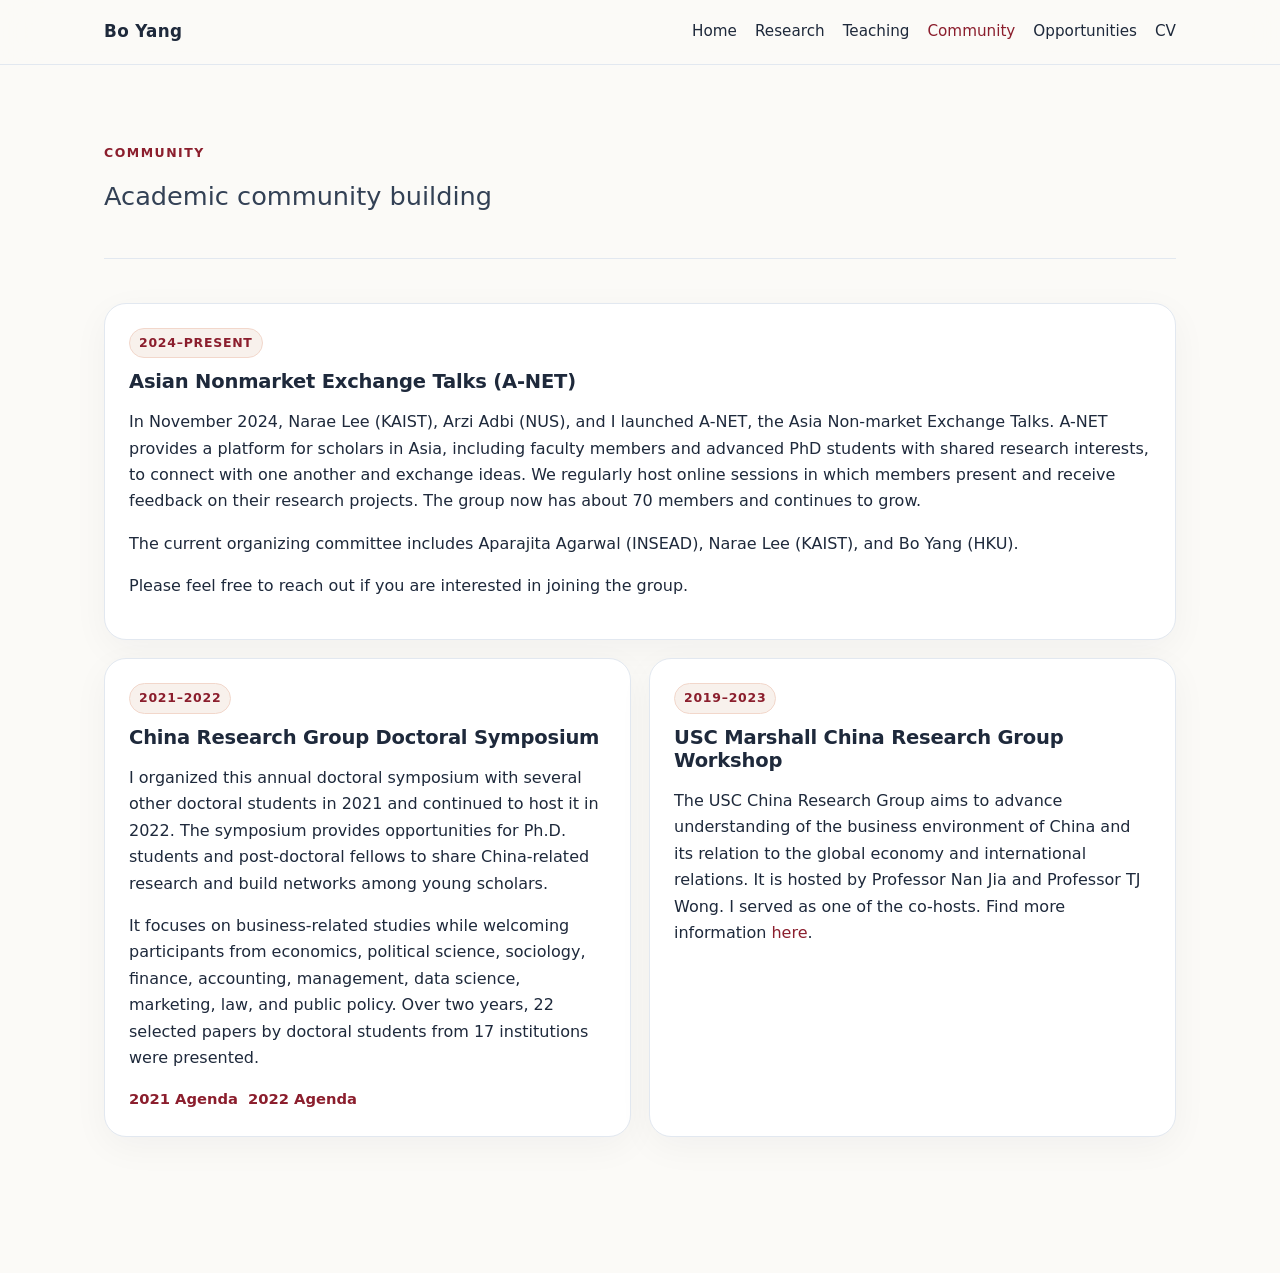
<file: community.html>
<!doctype html><html lang="en"><head><meta charset="utf-8"><meta name="viewport" content="width=device-width, initial-scale=1"><title>Community | Bo Yang</title><link rel="stylesheet" href="assets/styles.css"></head><body>
<header class="site-header"><div class="nav-wrap"><a class="brand" href="index.html">Bo Yang</a><nav class="nav-links"><a href="index.html">Home</a><a href="research.html">Research</a><a href="teaching.html">Teaching</a><a class="active" href="community.html">Community</a><a href="opportunities.html">Opportunities</a><a href="cv.html">CV</a></nav></div></header>
<main><section class="page-title"><div class="eyebrow">Community</div><p class="lede lede-lg">Academic community building</p></section>
<section class="section"><article class="card"><span class="label">2024–present</span><h3>Asian Nonmarket Exchange Talks (A-NET)</h3><p>In November 2024, Narae Lee (KAIST), Arzi Adbi (NUS), and I launched A-NET, the Asia Non-market Exchange Talks. A-NET provides a platform for scholars in Asia, including faculty members and advanced PhD students with shared research interests, to connect with one another and exchange ideas. We regularly host online sessions in which members present and receive feedback on their research projects. The group now has about 70 members and continues to grow.</p><p>The current organizing committee includes Aparajita Agarwal (INSEAD), Narae Lee (KAIST), and Bo Yang (HKU).</p><p>Please feel free to reach out if you are interested in joining the group.</p></article><div class="grid two" style="margin-top:18px;"><article class="card"><span class="label">2021–2022</span><h3>China Research Group Doctoral Symposium</h3><p>I organized this annual doctoral symposium with several other doctoral students in 2021 and continued to host it in 2022. The symposium provides opportunities for Ph.D. students and post-doctoral fellows to share China-related research and build networks among young scholars.</p><p>It focuses on business-related studies while welcoming participants from economics, political science, sociology, finance, accounting, management, data science, marketing, law, and public policy. Over two years, 22 selected papers by doctoral students from 17 institutions were presented.</p><div class="paper-links"><a href="assets/Agenda 2021.pdf" target="_blank" rel="noopener noreferrer">2021 Agenda</a><a href="assets/Agenda 2022.pdf" target="_blank" rel="noopener noreferrer">2022 Agenda</a></div></article><article class="card"><span class="label">2019–2023</span><h3>USC Marshall China Research Group Workshop</h3><p>The USC China Research Group aims to advance understanding of the business environment of China and its relation to the global economy and international relations. It is hosted by Professor Nan Jia and Professor TJ Wong. I served as one of the co-hosts. Find more information <a href="https://sites.google.com/view/usc-crg/home" target="_blank" rel="noopener noreferrer">here</a>.</p></article></div></section>
</main></body></html>
</file>
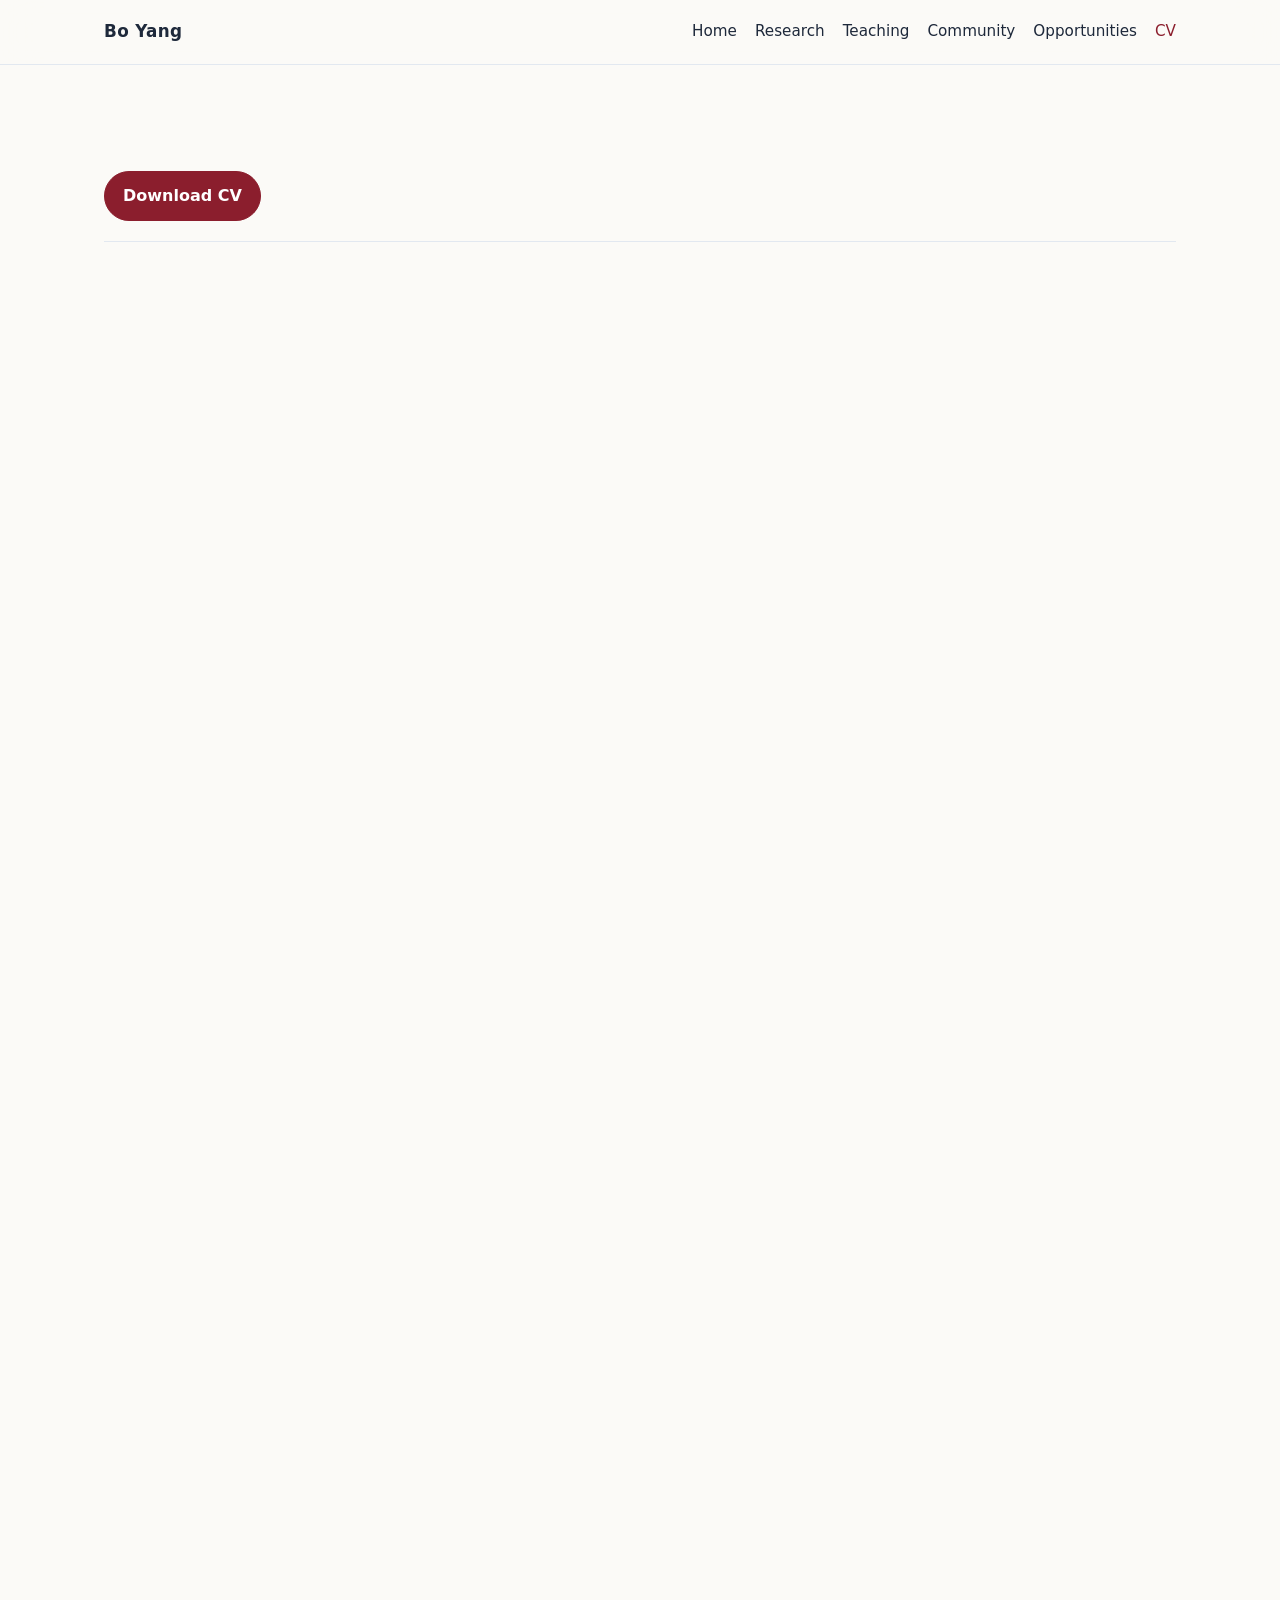
<file: cv.html>
<!doctype html>
<html lang="en">
<head>
  <meta charset="utf-8">
  <meta name="viewport" content="width=device-width, initial-scale=1">
  <title>CV | Bo Yang</title>
  <link rel="stylesheet" href="assets/styles.css">
</head>
<body>
  <header class="site-header">
    <div class="nav-wrap">
      <a class="brand" href="index.html">Bo Yang</a>
      <nav class="nav-links" aria-label="Main navigation">
        <a href="index.html">Home</a>
        <a href="research.html">Research</a>
        
        <a href="teaching.html">Teaching</a>
        <a href="community.html">Community</a>
        <a href="opportunities.html">Opportunities</a>
        <a class="active" href="cv.html">CV</a>
      </nav>
    </div>
  </header>

  <main>
    <section class="page-title">
      <div class="btn-row">
        <a class="btn primary" href="assets/Bo_Yang_CV.pdf" download>Download CV</a>
      </div>
    </section>

    <section style="padding: 2rem 0;">
      <iframe src="assets/Bo_Yang_CV.pdf" style="width:100%; height:1200px; border:none;"></iframe>
    </section>
  </main>
</body>
</html>
</file>
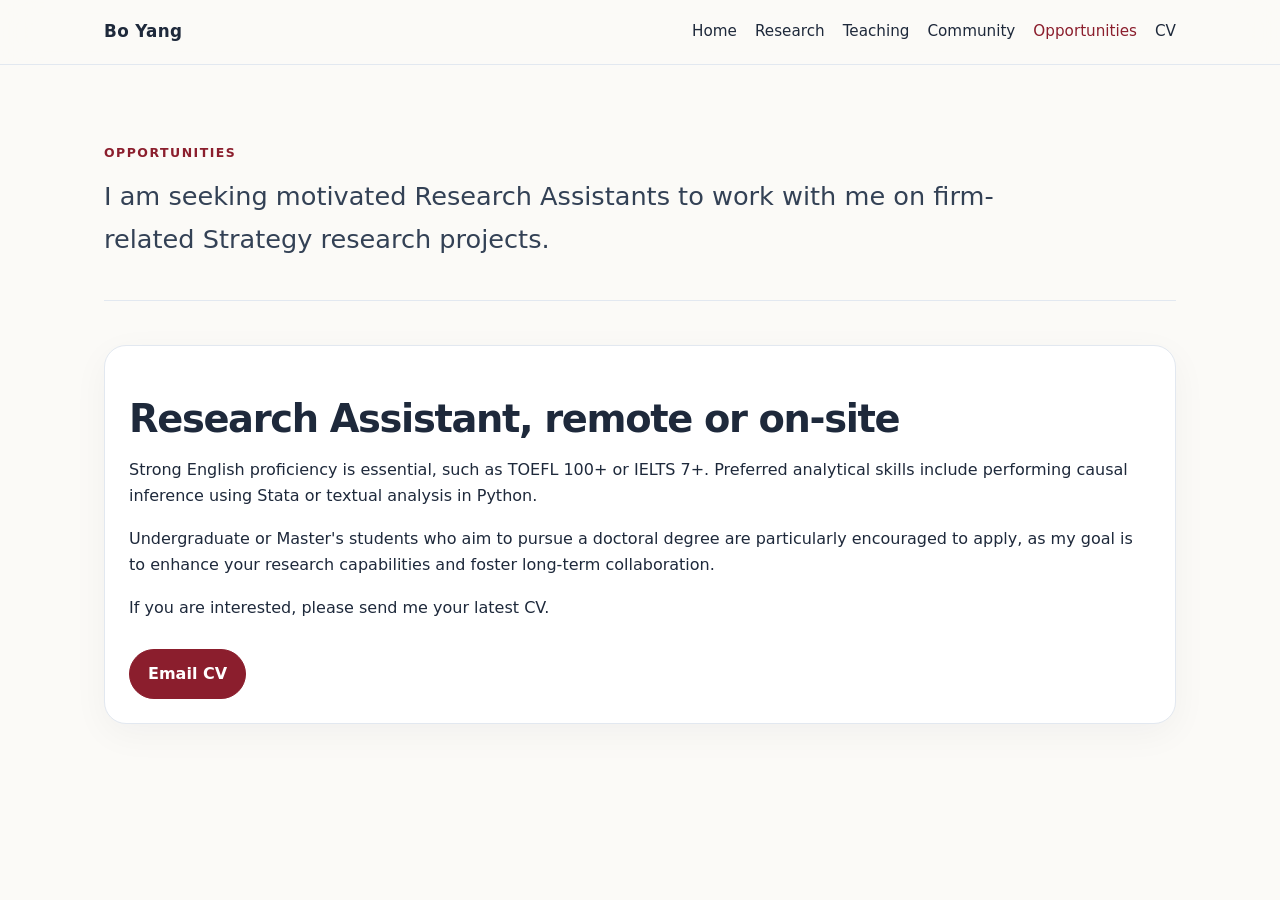
<file: opportunities.html>
<!doctype html><html lang="en"><head><meta charset="utf-8"><meta name="viewport" content="width=device-width, initial-scale=1"><title>Opportunities | Bo Yang</title><link rel="stylesheet" href="assets/styles.css"></head><body>
<header class="site-header"><div class="nav-wrap"><a class="brand" href="index.html">Bo Yang</a><nav class="nav-links"><a href="index.html">Home</a><a href="research.html">Research</a><a href="teaching.html">Teaching</a><a href="community.html">Community</a><a class="active" href="opportunities.html">Opportunities</a><a href="cv.html">CV</a></nav></div></header>
<main><section class="page-title"><div class="eyebrow">Opportunities</div><p class="lede lede-lg">I am seeking motivated Research Assistants to work with me on firm-related Strategy research projects.</p></section>
<section class="section"><article class="card"><h2>Research Assistant, remote or on-site</h2><p>Strong English proficiency is essential, such as TOEFL 100+ or IELTS 7+. Preferred analytical skills include performing causal inference using Stata or textual analysis in Python.</p><p>Undergraduate or Master's students who aim to pursue a doctoral degree are particularly encouraged to apply, as my goal is to enhance your research capabilities and foster long-term collaboration.</p><p>If you are interested, please send me your latest CV.</p><div class="btn-row"><a class="btn primary" href="mailto:hiyangbo@hku.hk?subject=Research%20Assistant%20Opportunity">Email CV</a></div></article></section>
</main></body></html>
</file>
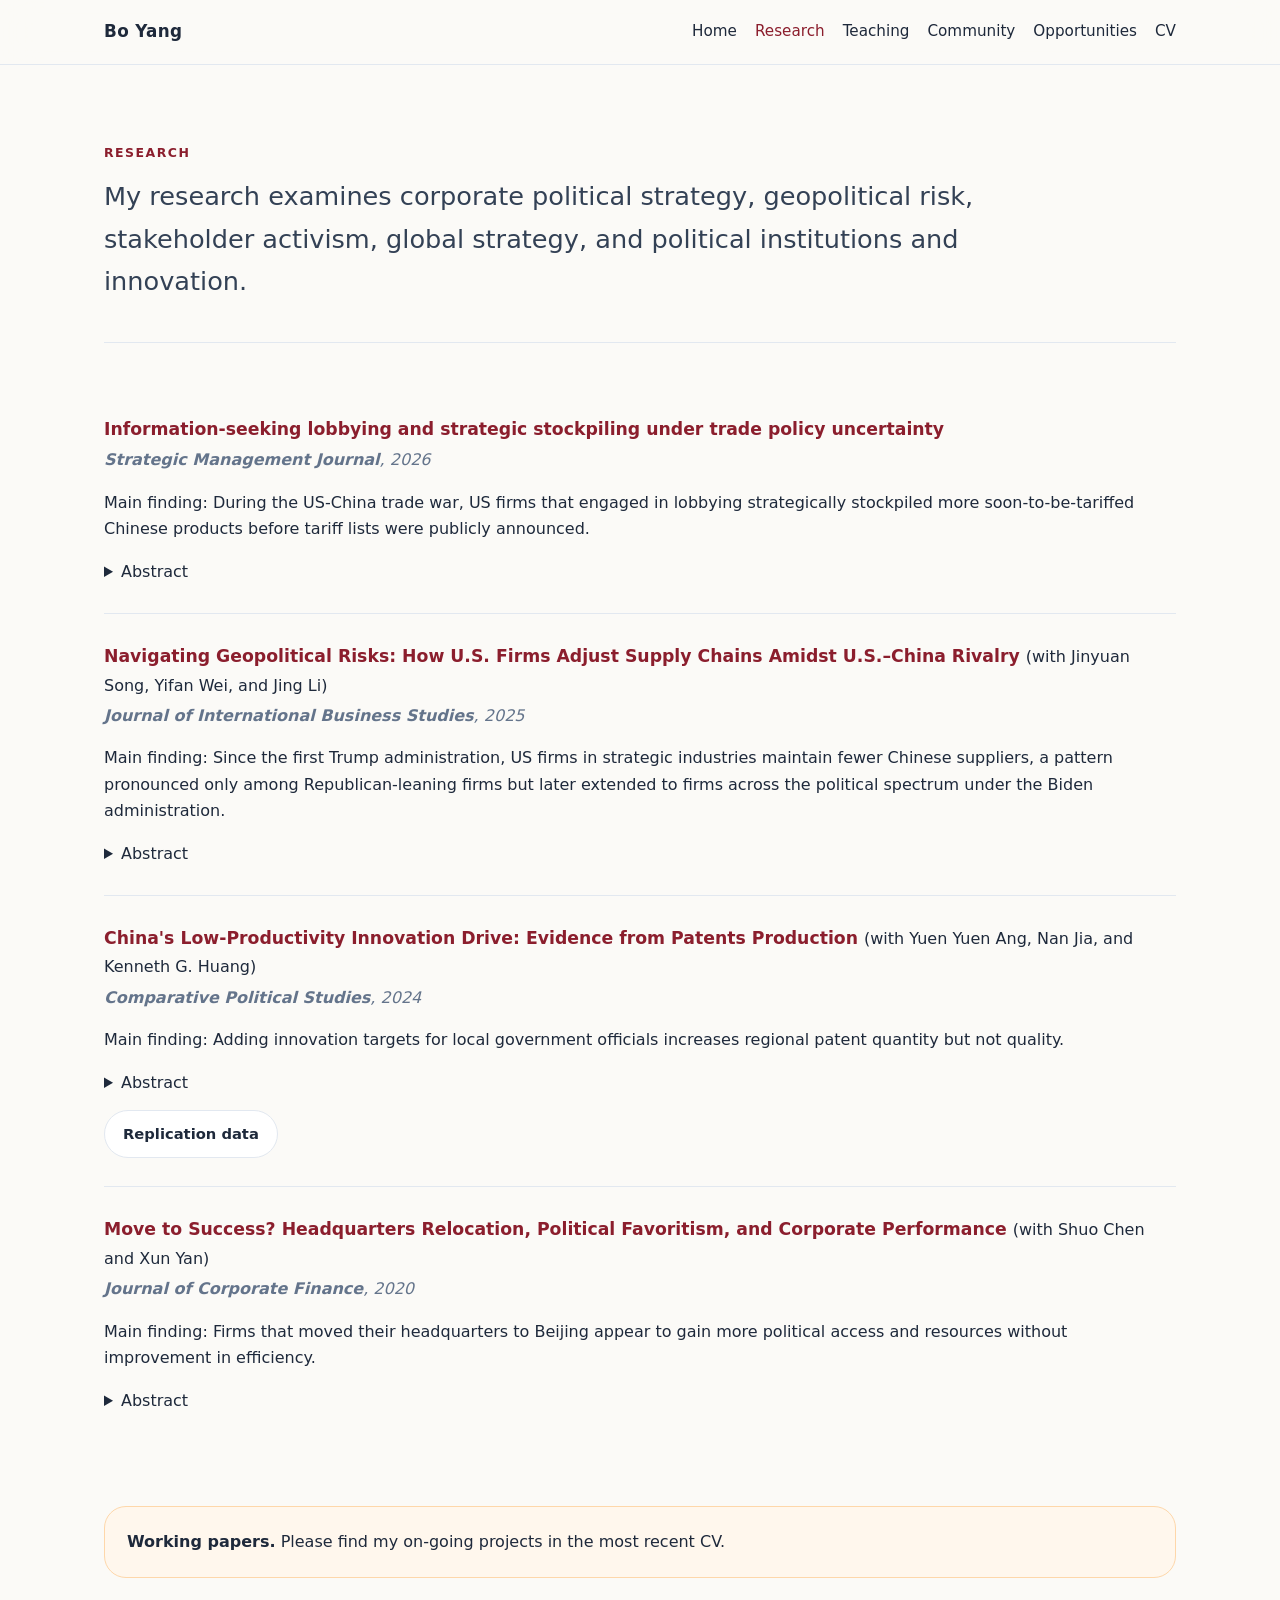
<file: research.html>
<!doctype html><html lang="en"><head><meta charset="utf-8"><meta name="viewport" content="width=device-width, initial-scale=1"><title>Research | Bo Yang</title><link rel="stylesheet" href="assets/styles.css"></head><body>
<header class="site-header"><div class="nav-wrap"><a class="brand" href="index.html">Bo Yang</a><nav class="nav-links"><a href="index.html">Home</a><a class="active" href="research.html">Research</a><a href="teaching.html">Teaching</a><a href="community.html">Community</a><a href="opportunities.html">Opportunities</a><a href="cv.html">CV</a></nav></div></header>
<main>
  <section class="page-title"><div class="eyebrow">Research</div><p class="lede lede-lg">My research examines corporate political strategy, geopolitical risk, stakeholder activism, global strategy, and political institutions and innovation.</p></section>
  <section class="section"><ol class="pub-list" reversed start="4">
    <li class="pub-item"><div class="paper-title"><a href="https://sms.onlinelibrary.wiley.com/doi/10.1002/smj.70083" target="_blank" rel="noopener noreferrer">Information-seeking lobbying and strategic stockpiling under trade policy uncertainty</a></div><div class="journal"><strong>Strategic Management Journal</strong>, 2026</div><p class="summary">Main finding: During the US-China trade war, US firms that engaged in lobbying strategically stockpiled more soon-to-be-tariffed Chinese products before tariff lists were publicly announced.</p><details><summary>Abstract</summary><p>This study investigates how firms engage in information-seeking lobbying to address trade policy uncertainty. I argue that lobbying enables firms to gain early insights into forthcoming tariff actions, allowing them to strategically stockpile products likely to be targeted. Using shipping records of US firms during the 2018 US&ndash;China trade war, I find that lobbying firms increased imports of soon-to-be-tariffed products before tariff lists were publicly released, compared to non-lobbying firms. This selective stockpiling pattern disappeared after tariff announcements. Further analysis shows that lobbying firms were less likely to request tariff exemptions for products they had preemptively stockpiled, suggesting that information-seeking lobbying during policy formulation provides an additional benefit by reducing the need for costly government engagement during the implementation phase.</p></details></li>
    <li class="pub-item"><div class="paper-title"><a href="https://link.springer.com/article/10.1057/s41267-025-00800-3" target="_blank" rel="noopener noreferrer">Navigating Geopolitical Risks: How U.S. Firms Adjust Supply Chains Amidst U.S.&ndash;China Rivalry</a> <span class="coauthor">(with Jinyuan Song, Yifan Wei, and Jing Li)</span></div><div class="journal"><strong>Journal of International Business Studies</strong>, 2025</div><p class="summary">Main finding: Since the first Trump administration, US firms in strategic industries maintain fewer Chinese suppliers, a pattern pronounced only among Republican-leaning firms but later extended to firms across the political spectrum under the Biden administration.</p><details><summary>Abstract</summary><p>We investigate how U.S. firms adapt their supply chains in China in response to geopolitical risks from the U.S.&ndash;China rivalry. We offer a legitimacy-efficiency balancing perspective to understand firm decisions. We hypothesize that to maintain legitimacy with the home government, U.S. firms in strategic industries are more likely than those in non-strategic industries to align with the U.S. government&apos;s derisking strategy by limiting suppliers in China. However, we expect this tendency to weaken for firms with high economic dependence on China. Analyzing firm-level supplier data from 2009 to 2022, we find that the gap in the number of Chinese suppliers between strategic and non-strategic U.S. firms has widened since 2017 (the first Trump administration). Firms in strategic industries maintain fewer Chinese suppliers, potentially reflecting a more cautious approach. This disparity was initially pronounced only among Republican-leaning firms but later extended to firms across the political spectrum under the Biden administration. The gap diminished among firms with greater reliance on China for revenue or supplies, suggesting that efficiency considerations might temper the inclination to align with national strategies. Thus, U.S. firms might seek to balance political legitimacy at home with the economic benefits derived from China when making supplier decisions.</p></details></li>
    <li class="pub-item"><div class="paper-title"><a href="https://journals.sagepub.com/doi/10.1177/00104140231209960" target="_blank" rel="noopener noreferrer">China&apos;s Low-Productivity Innovation Drive: Evidence from Patents Production</a> <span class="coauthor">(with Yuen Yuen Ang, Nan Jia, and Kenneth G. Huang)</span></div><div class="journal"><strong>Comparative Political Studies</strong>, 2024</div><p class="summary">Main finding: Adding innovation targets for local government officials increases regional patent quantity but not quality.</p><details><summary>Abstract</summary><p>Can China catch-up with the United States technologically by mobilizing its bureaucracy and assigning ambitious targets to local governments? We analyzed an original dataset of 4.6 million patents filed in China from 1990 through 2014 and paired this with a new, rigorous measure of patent novelty that approximates the quality of innovation. In 2006, China&apos;s central government launched a national campaign to promote indigenous innovation and introduced bureaucratic targets for patents. Our analysis finds evidence that these targets, combined with political competition, pushed local governments to &ldquo;game the numbers&rdquo; by channeling relatively more effort toward boosting non-novel&mdash;possibly junk&mdash;patents over novel patents. Nationally, this is reflected in a surge of aggregate patents paired with a falling ratio of novel patents. China&apos;s innovation drive is susceptible to manipulation and waste&mdash;it is enormous in scale but low in productivity.</p></details><div class="paper-links"><a class="btn" href="https://dataverse.harvard.edu/citation?persistentId=doi:10.7910/DVN/LX5YI2" target="_blank" rel="noopener noreferrer">Replication data</a></div></li>
    <li class="pub-item"><div class="paper-title"><a href="https://www.sciencedirect.com/science/article/pii/S0929119920301425" target="_blank" rel="noopener noreferrer">Move to Success? Headquarters Relocation, Political Favoritism, and Corporate Performance</a> <span class="coauthor">(with Shuo Chen and Xun Yan)</span></div><div class="journal"><strong>Journal of Corporate Finance</strong>, 2020</div><p class="summary">Main finding: Firms that moved their headquarters to Beijing appear to gain more political access and resources without improvement in efficiency.</p><details><summary>Abstract</summary><p>This study documents an unexplored corporate rent-seeking phenomenon in non-representative regimes&mdash;relocating headquarters (HQ) to the political center. Focusing on China, we find that firms that relocate their HQs to Beijing (the political center) enjoy increased political favors, but those that move to Shanghai or Shenzhen (the country&apos;s two main economic centers) do not. Although both groups of movers experience improved profitability, their sustainable growth paths diverge after relocating. Firm productivity and innovation worsen after relocating to Beijing, but improve after moving to Shanghai or Shenzhen. Overall, these findings support the argument that political favoritism benefits firms&apos; profitability but impairs their productivity and innovation.</p></details></li>
  </ol></section>
  <section class="note"><strong>Working papers.</strong> Please find my on-going projects in the most recent CV.</section>
</main></body></html>
</file>
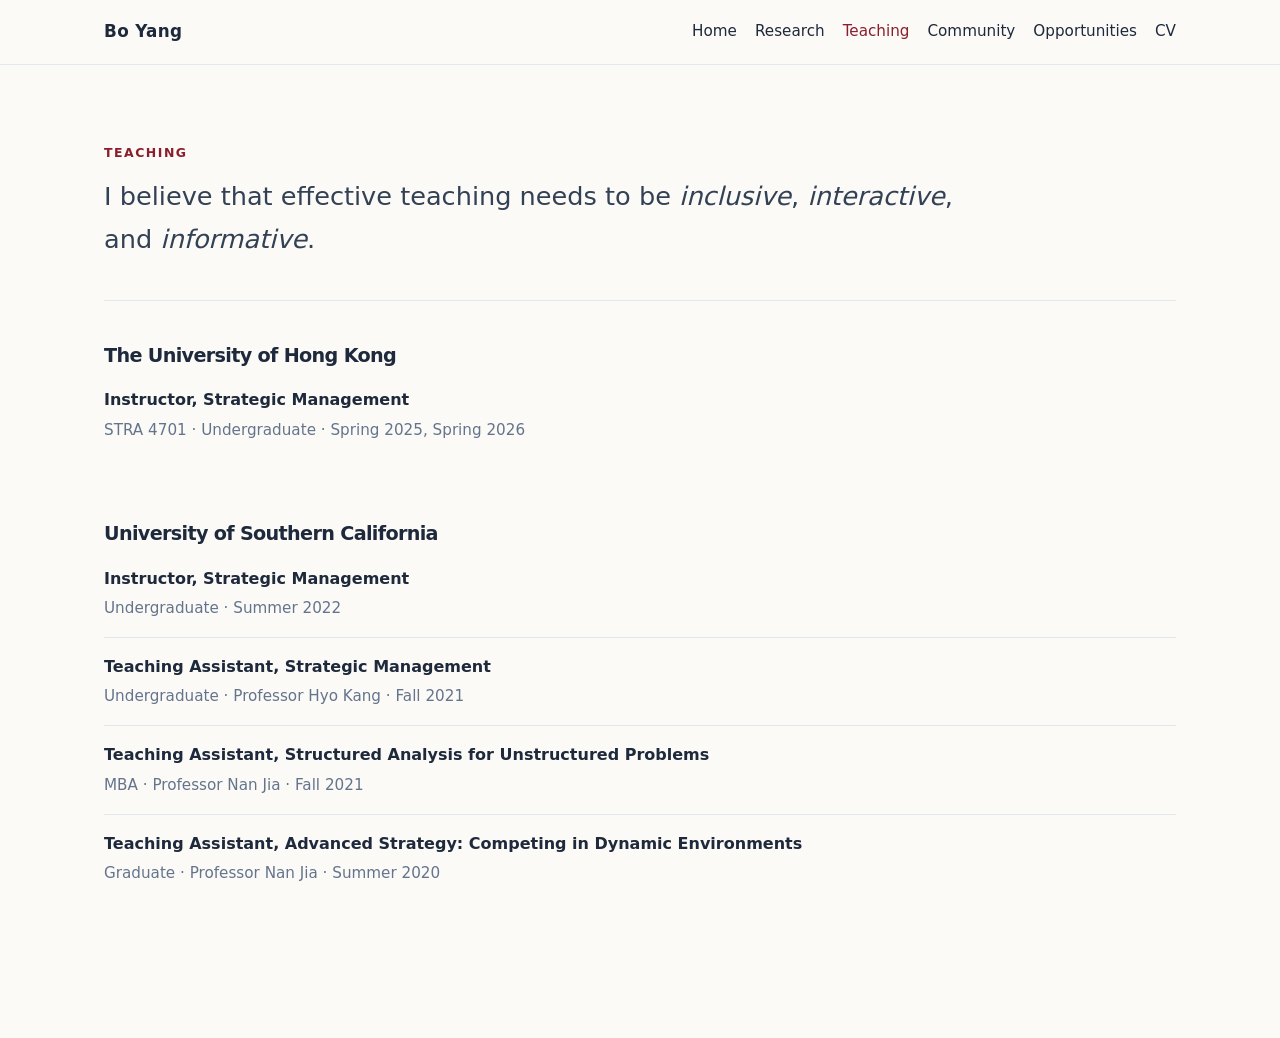
<file: teaching.html>
<!doctype html><html lang="en"><head><meta charset="utf-8"><meta name="viewport" content="width=device-width, initial-scale=1"><title>Teaching | Bo Yang</title><link rel="stylesheet" href="assets/styles.css"></head><body>
<header class="site-header"><div class="nav-wrap"><a class="brand" href="index.html">Bo Yang</a><nav class="nav-links"><a href="index.html">Home</a><a href="research.html">Research</a><a class="active" href="teaching.html">Teaching</a><a href="community.html">Community</a><a href="opportunities.html">Opportunities</a><a href="cv.html">CV</a></nav></div></header>
<main>
  <section class="page-title"><div class="eyebrow">Teaching</div><p class="lede lede-lg">I believe that effective teaching needs to be <em>inclusive</em>, <em>interactive</em>, and <em>informative</em>.</p></section>

  <section class="section">
    <h2 class="teach-heading">The University of Hong Kong</h2>
    <ul class="teach-list">
      <li class="teach-item">
        <div class="teach-role">Instructor, Strategic Management</div>
        <div class="teach-meta">STRA 4701 &middot; Undergraduate &middot; Spring 2025, Spring 2026</div>
      </li>
    </ul>
  </section>

  <section class="section">
    <h2 class="teach-heading">University of Southern California</h2>
    <ul class="teach-list">
      <li class="teach-item">
        <div class="teach-role">Instructor, Strategic Management</div>
        <div class="teach-meta">Undergraduate &middot; Summer 2022</div>
      </li>
      <li class="teach-item">
        <div class="teach-role">Teaching Assistant, Strategic Management</div>
        <div class="teach-meta">Undergraduate &middot; Professor Hyo Kang &middot; Fall 2021</div>
      </li>
      <li class="teach-item">
        <div class="teach-role">Teaching Assistant, Structured Analysis for Unstructured Problems</div>
        <div class="teach-meta">MBA &middot; Professor Nan Jia &middot; Fall 2021</div>
      </li>
      <li class="teach-item">
        <div class="teach-role">Teaching Assistant, Advanced Strategy: Competing in Dynamic Environments</div>
        <div class="teach-meta">Graduate &middot; Professor Nan Jia &middot; Summer 2020</div>
      </li>
    </ul>
  </section>
</main>
</body></html>
</file>
<file: assets/styles.css>
:root {
  --bg: #fbfaf7;
  --paper: #ffffff;
  --ink: #1e293b;
  --muted: #64748b;
  --line: #e2e8f0;
  --accent: #8b1e2d;
  --accent-2: #b45309;
  --soft: #f8f1ec;
  --max: 1120px;
}

* { box-sizing: border-box; }
html { scroll-behavior: smooth; overflow-y: scroll; }
body {
  margin: 0;
  font-family: Inter, ui-sans-serif, system-ui, -apple-system, BlinkMacSystemFont, "Segoe UI", sans-serif;
  background: var(--bg);
  color: var(--ink);
  line-height: 1.65;
}

a { color: var(--accent); text-decoration: none; }
a:hover { text-decoration: underline; }

.site-header {
  position: sticky;
  top: 0;
  z-index: 10;
  backdrop-filter: blur(18px);
  background: rgba(251, 250, 247, 0.9);
  border-bottom: 1px solid var(--line);
}

.nav-wrap {
  max-width: var(--max);
  margin: 0 auto;
  padding: 18px 24px;
  display: flex;
  justify-content: space-between;
  gap: 24px;
  align-items: center;
}

.brand {
  font-weight: 800;
  letter-spacing: 0.02em;
  font-size: 1.05rem;
  color: var(--ink);
}

.nav-links {
  display: flex;
  gap: 18px;
  flex-wrap: wrap;
  font-size: 0.95rem;
}

.nav-links a { color: var(--ink); }
.nav-links a.active, .nav-links a:hover { color: var(--accent); text-decoration: none; }

main { max-width: var(--max); margin: 0 auto; padding: 54px 24px 72px; }
.hero-header { padding-top: 24px; }
.hero {
  display: grid;
  grid-template-columns: 1.45fr 0.85fr;
  gap: 44px;
  align-items: start;
  padding: 24px 0 64px;
}

.eyebrow {
  color: var(--accent);
  font-weight: 700;
  text-transform: uppercase;
  letter-spacing: 0.12em;
  font-size: 0.78rem;
  margin-bottom: 12px;
}

h1, h2, h3 { line-height: 1.18; margin: 0 0 16px; }
h1 { font-size: clamp(2.55rem, 7vw, 5.4rem); letter-spacing: -0.07em; }
h2 { font-size: clamp(1.75rem, 3vw, 2.65rem); letter-spacing: -0.035em; margin-top: 26px; }
h3 { font-size: 1.22rem; letter-spacing: -0.01em; }

.lede { font-size: clamp(0.98rem, 1.5vw, 1.16rem); color: #334155; max-width: 740px; margin: 0 0 20px; }
.lede-lg { font-size: clamp(1.2rem, 2.4vw, 1.6rem); max-width: 900px; }
.muted { color: var(--muted); }

.hero-card {
  background: linear-gradient(145deg, #fff, var(--soft));
  border: 1px solid var(--line);
  border-radius: 28px;
  padding: 30px;
  box-shadow: 0 24px 70px rgba(15, 23, 42, 0.08);
}
@media (min-width: 821px) {
  .hero { align-items: stretch; }
  .hero > div { display: flex; flex-direction: column; justify-content: space-between; gap: 20px; }
  .hero > div > .lede { margin: 0; }
  .hero-card { display: flex; flex-direction: column; }
  .hero-card > img { display: block; flex: 1; height: 0; min-height: 300px; object-fit: cover; object-position: center; }
  .hero-card > .hero-btn-row { flex-shrink: 0; }
}
.portrait-placeholder {
  width: 100%;
  aspect-ratio: 1 / 1;
  border-radius: 26px;
  display: grid;
  place-items: center;
  background: radial-gradient(circle at 30% 20%, #f6d6c4, transparent 30%), linear-gradient(135deg, #8b1e2d, #1e293b);
  color: white;
  font-size: clamp(4rem, 8vw, 7rem);
  font-weight: 800;
  letter-spacing: -0.08em;
}

.btn-row { display: flex; flex-wrap: wrap; gap: 12px; margin-top: 28px; }
.btn {
  display: inline-flex;
  align-items: center;
  justify-content: center;
  border-radius: 999px;
  padding: 11px 18px;
  border: 1px solid var(--line);
  color: var(--ink);
  background: #fff;
  font-weight: 700;
}
.btn.primary { background: var(--accent); color: #fff; border-color: var(--accent); }
.btn:hover { transform: translateY(-1px); text-decoration: none; }

.hero-btn-row { margin-top: 18px; flex-wrap: nowrap; gap: 8px; }
.hero-btn-row:first-of-type { margin-top: 24px; }
.hero-btn-row .btn { flex: 1 1 0; padding: 11px 6px; font-size: 0.85rem; white-space: normal; text-align: center; }

.grid { display: grid; gap: 18px; }
.grid.two { grid-template-columns: repeat(2, minmax(0, 1fr)); }
.grid.three { grid-template-columns: repeat(3, minmax(0, 1fr)); }

.card {
  background: var(--paper);
  border: 1px solid var(--line);
  border-radius: 22px;
  padding: 24px;
  box-shadow: 0 10px 36px rgba(15, 23, 42, 0.045);
}

.card.compact { padding: 20px; }
.label {
  display: inline-flex;
  color: var(--accent);
  background: var(--soft);
  border: 1px solid #f2d7cb;
  border-radius: 999px;
  font-size: 0.78rem;
  font-weight: 800;
  letter-spacing: 0.06em;
  text-transform: uppercase;
  padding: 4px 9px;
  margin-bottom: 12px;
}

.paper-title { font-size: 1.12rem; font-weight: 800; margin-bottom: 4px; }
.coauthor { font-size: 1rem; font-weight: 400; }
.journal { color: var(--muted); font-style: italic; margin-bottom: 12px; }
.paper-links { display: flex; flex-wrap: wrap; gap: 10px; margin-top: 14px; font-weight: 700; font-size: 0.92rem; }

.section { margin: 44px 0 64px; }
ul.clean { padding-left: 1.2rem; margin-top: 8px; }
ul.clean li { margin: 8px 0; }

.page-title { padding: 24px 0 20px; border-bottom: 1px solid var(--line); margin-bottom: 36px; }

.pub-list { list-style: none; padding-left: 0; margin: 0; }

.teach-heading { font-size: 1.2rem; margin-bottom: 4px; }
.teach-list { list-style: none; padding: 0; margin: 0; }
.teach-item { padding: 16px 0; border-bottom: 1px solid var(--line); }
.teach-item:last-child { border-bottom: none; }
.teach-role { font-weight: 600; margin-bottom: 4px; }
.teach-meta { color: var(--muted); font-size: 0.95rem; }
.pub-item { padding: 28px 0; border-bottom: 1px solid var(--line); }
.pub-item:last-child { border-bottom: none; }
.pub-item .paper-title { font-size: 1.08rem; font-weight: 600; margin-bottom: 4px; }
.pub-item details { margin-top: 8px; }
.pub-item details summary { cursor: pointer; color: var(--ink); font-size: 1rem; }
.pub-item details p { margin-top: 10px; color: #334155; font-size: 0.95rem; }
.page-title h1 { font-size: clamp(2.3rem, 5vw, 4rem); }

.note {
  background: #fff7ed;
  border: 1px solid #fed7aa;
  border-radius: 22px;
  padding: 22px;
}

@media (max-width: 820px) {
  .hero, .grid.two, .grid.three { grid-template-columns: 1fr; }
  .nav-wrap { align-items: flex-start; flex-direction: column; }
  main { padding-top: 30px; }
  .hero { padding-top: 20px; }
}
</file>
